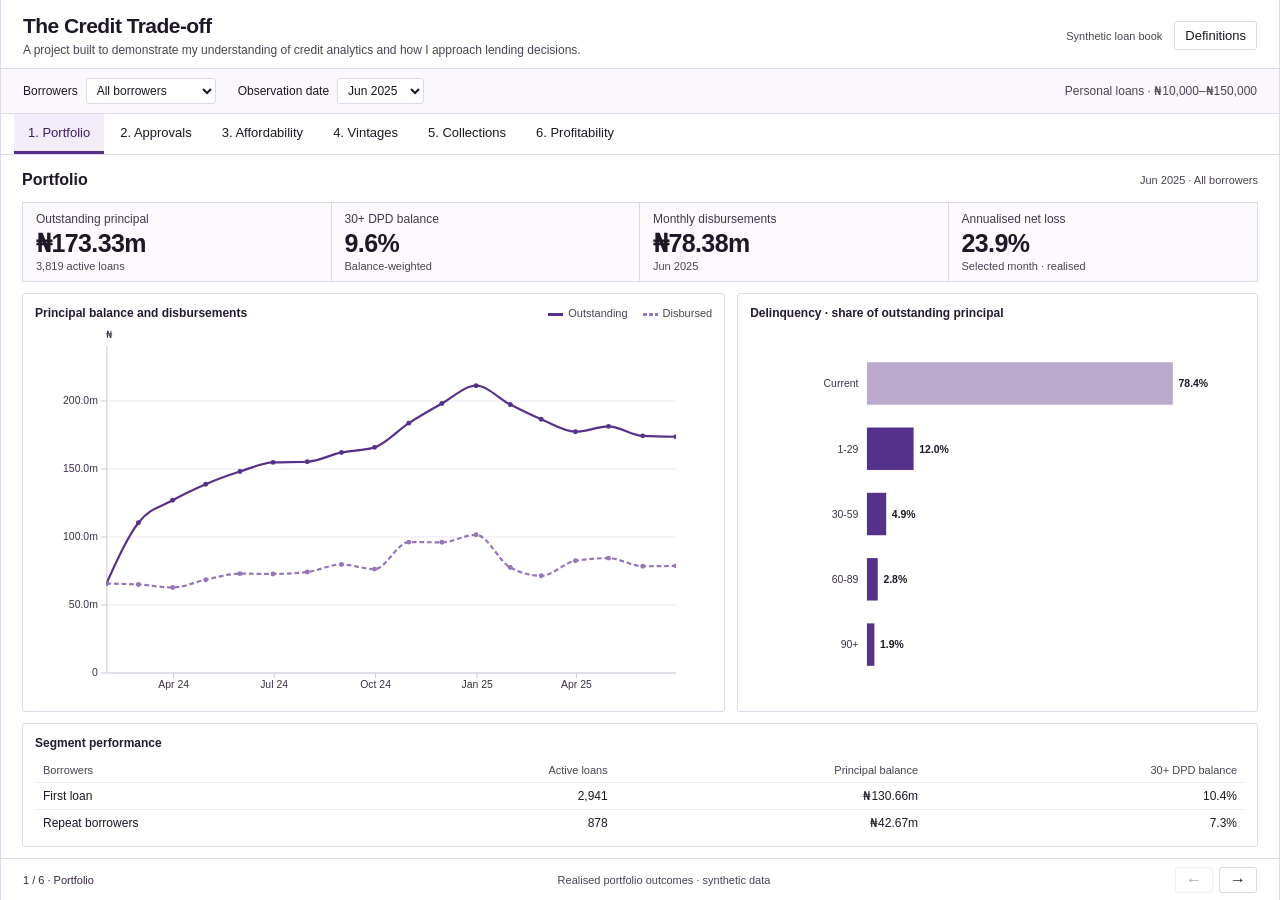
<file: index.html>
<!doctype html>
<html lang="en">
<head>
<meta charset="utf-8"><meta name="viewport" content="width=device-width,initial-scale=1">
<title>The Credit Trade-off | Credit Analytics</title>
<meta name="description" content="An independent credit analytics project: lending policies, affordability, vintages, collections and portfolio economics, built with D3.js and synthetic loan data.">
<link rel="icon" href="data:image/svg+xml,%3Csvg xmlns='http://www.w3.org/2000/svg' viewBox='0 0 32 32'%3E%3Crect width='32' height='32' rx='5' fill='%2356318c'/%3E%3Cpath d='M7 23V14h4v9m3 0V9h4v14m3 0V5h4v18' stroke='white' stroke-width='2'/%3E%3C/svg%3E">
<link rel="stylesheet" href="assets/dashboard.css">
<script defer src="assets/vendor/d3.v7.min.js"></script>
<script defer src="assets/analysis-data.js"></script>
<script defer src="assets/policy-engine.js"></script>
<script defer src="assets/dashboard.js"></script>
</head>
<body>
<div class="console" id="console">
<header class="header"><div><h1>The Credit Trade-off</h1><p>A project built to demonstrate my understanding of credit analytics and how I approach lending decisions.</p></div><div class="header-actions"><span class="data-label">Synthetic loan book</span><button id="definitions" type="button">Definitions</button></div></header>
<div class="toolbar"><label>Borrowers <select id="segment"><option value="all">All borrowers</option><option value="first_loan">First loan</option><option value="repeat">Repeat borrowers</option></select></label><label id="date-label">Observation date <select id="asof"></select></label><span id="scope-label">Personal loans · ₦10,000–₦150,000</span><button id="reset" type="button" hidden>Reset policy</button></div>
<nav id="workspace-nav" aria-label="Dashboard workspaces"></nav>
<main id="workspace-track" aria-label="Credit analytics dashboards"></main>
<footer><span id="position" aria-live="polite"></span><span id="footnote"></span><div><button type="button" id="previous" aria-label="Previous dashboard">←</button><button type="button" id="next" aria-label="Next dashboard">→</button></div></footer>
</div>
<div id="tooltip" role="tooltip" hidden></div>
<dialog id="method-dialog"><div class="dialog-heading"><h2 id="method-title">Metric definitions</h2><button id="close-dialog" type="button" aria-label="Close definitions">×</button></div><div id="method-content"></div></dialog>
<noscript>This dashboard needs JavaScript to draw its charts. All data is synthetic.</noscript>
</body>
</html>
</file>
<file: assets/dashboard.css>
:root{--purple:#56318c;--purple-dark:#3d1c68;--purple-light:#9578b9;--pale:#f2edf8;--ink:#1d1727;--muted:#4b4356;--line:#ded8e7;--grid:#ebe7f0;--paper:#fff;--orange:#a95d21;color-scheme:light;font-family:Arial,Helvetica,sans-serif;font-size:13px}
*{box-sizing:border-box}html,body{width:100%;height:100%;margin:0;overflow:hidden;background:#f6f4f8;color:var(--ink)}button,select,input{font:inherit}button,select{background:#fff;border:1px solid var(--line);color:var(--ink);border-radius:3px;padding:6px 10px}button{cursor:pointer}button:hover{background:var(--pale);border-color:#ab98c3}button:disabled{opacity:.4;cursor:default}button:focus-visible,select:focus-visible,input:focus-visible{outline:2px solid var(--purple);outline-offset:3px}button[hidden]{display:none}button.active{background:var(--pale);color:var(--purple-dark)}
.console{height:100dvh;display:flex;flex-direction:column;max-width:1920px;margin:auto;background:var(--paper);border-left:1px solid var(--line);border-right:1px solid var(--line)}.header{padding:14px 22px 11px;display:flex;gap:20px;align-items:center;justify-content:space-between;border-bottom:1px solid var(--line);flex-shrink:0}.header h1{font-size:21px;letter-spacing:-.55px;margin:0 0 5px;font-weight:600}.header p{margin:0;color:var(--muted);font-size:12px;max-width:720px}.header-actions{display:flex;align-items:center;gap:12px}.data-label{font-size:11px;white-space:nowrap;color:var(--muted)}.toolbar{display:flex;align-items:center;gap:22px;min-height:45px;padding:7px 22px;background:#faf8fc;border-bottom:1px solid var(--line);flex-shrink:0}.toolbar label{display:flex;align-items:center;gap:8px;font-size:12px;white-space:nowrap}.toolbar select{padding:4px 6px;max-width:175px}.toolbar #scope-label{font-size:12px;color:var(--muted);margin-left:auto}.toolbar #reset{padding:4px 8px;font-size:12px}#workspace-nav{display:flex;padding:0 13px;flex-shrink:0;border-bottom:1px solid var(--line);gap:2px}#workspace-nav button{border:0;border-radius:0;border-bottom:3px solid transparent;padding:11px 14px;background:transparent;font-weight:500}#workspace-nav button[aria-pressed=true]{color:var(--purple-dark);background:var(--pale);border-bottom-color:var(--purple)}
#workspace-track{display:flex;flex:1;min-height:0;overflow-x:auto;overflow-y:hidden;scroll-snap-type:x mandatory;scrollbar-width:thin;scrollbar-color:#b4a2cb #f5f1f9;overscroll-behavior-x:contain}.workspace{flex:0 0 100%;scroll-snap-align:start;padding:13px 21px 11px;display:flex;flex-direction:column;gap:11px;min-width:0;min-height:0}.workspace-heading{display:flex;align-items:center;justify-content:space-between;min-height:23px;gap:10px;flex-shrink:0}.workspace h2{font-size:16px;margin:0;font-weight:600}.eyebrow{color:var(--muted);font-size:11px}.metrics{display:grid;grid-template-columns:repeat(4,minmax(0,1fr));border:1px solid var(--line);background:#fcfafe;flex-shrink:0}.metric{padding:9px 13px;border-right:1px solid var(--line);min-width:0}.metric:last-child{border:0}.metric .label{font-size:12px;display:block;color:#43384e}.metric .value{font-size:25px;letter-spacing:-.6px;display:block;font-weight:600;margin-top:3px;color:var(--ink);font-variant-numeric:tabular-nums}.metric .sub{font-size:11px;margin-top:2px;display:block;color:var(--muted)}.chart-row{display:grid;grid-template-columns:1.35fr 1fr;gap:12px;flex:1;min-height:140px}.panel{border:1px solid var(--line);border-radius:3px;padding:10px 12px;min-width:0;display:flex;flex-direction:column;min-height:0;position:relative}.panel-heading{display:flex;align-items:center;justify-content:space-between;gap:8px;min-height:18px;margin-bottom:6px;flex-shrink:0}.panel h3{font-size:12px;font-weight:600;margin:0;color:#251b30}.panel .chart{flex:1;min-height:0;width:100%}.chart svg{display:block;width:100%;height:100%;overflow:visible}.chart text{fill:#3b3148;font-size:11px}.chart .axis-title{font-size:11px}.chart .axis path,.chart .axis line{stroke:#cfc6d9}.chart .grid line{stroke:var(--grid)}.chart .grid path{display:none}.chart .series{fill:none;stroke-width:2.3}.chart .hit{cursor:crosshair}.chart .annotation{fill:var(--ink);font-weight:600}.chart .interactive-mark{cursor:pointer}.chart .zero{stroke:#b9aec6;stroke-dasharray:3 3}.legend{display:flex;gap:15px;align-items:center;font-size:11px;color:var(--muted);flex-shrink:0}.legend i{width:15px;height:3px;background:var(--purple);display:inline-block;margin-right:5px;vertical-align:middle}.legend i.secondary{background:var(--purple-light)}.legend i.dashed{background:repeating-linear-gradient(90deg,var(--purple-light) 0 4px,transparent 4px 6px)}
.bottom-panel{flex:0 0 auto;min-height:104px;max-height:155px}.bottom-panel table{width:100%;border-collapse:collapse;font-size:12px;table-layout:auto;font-variant-numeric:tabular-nums}.bottom-panel th,.bottom-panel td{padding:6px 8px;text-align:right;border-bottom:1px solid #eee9f2;white-space:nowrap}.bottom-panel th{font-size:11px;color:var(--muted);font-weight:400}.bottom-panel th:first-child,.bottom-panel td:first-child{text-align:left}.bottom-panel tbody tr:last-child td{border-bottom:0}.bottom-panel .table-note{font-size:11px;color:var(--muted);display:flex;justify-content:space-between;gap:15px;padding-top:5px}.table-note button{padding:1px 7px}.controls{display:flex;gap:22px;align-items:center;min-height:35px;flex-wrap:nowrap;flex-shrink:0}.controls label{display:flex;gap:8px;align-items:center;font-size:12px;white-space:nowrap}.controls output{color:var(--purple-dark);font-weight:600;min-width:28px;font-variant-numeric:tabular-nums}.controls input[type=range]{accent-color:var(--purple);width:135px}.controls .control-note{font-size:11px;color:var(--muted);margin-left:auto}.mini-button{padding:3px 8px;font-size:11px}.heat-grid{display:grid;gap:3px;align-content:center;width:100%;height:100%;font-size:11px}.heat-grid span,.heat-grid button{display:flex;justify-content:center;align-items:center;min-width:0;padding:4px 2px;border:0;font-variant-numeric:tabular-nums;border-radius:1px;font-size:11px}.heat-grid .row-label{justify-content:flex-start;white-space:nowrap}.heat-grid .col-label{color:var(--muted);background:transparent}.heat-grid .selected-row{font-weight:600;color:var(--purple-dark)}.heat-grid button:hover{outline:2px solid var(--purple);outline-offset:-2px}.heat-grid button:disabled{opacity:1;color:#625a6b;background:#f5f2f8;cursor:default}.matrix .heat-grid{gap:3px}.matrix{min-height:126px;max-height:160px}.matrix .panel-heading{margin-bottom:4px}.cell-number{font-variant-numeric:tabular-nums}.status{font-size:11px;color:var(--muted)}footer{display:flex;align-items:center;gap:14px;justify-content:space-between;padding:7px 22px;border-top:1px solid var(--line);min-height:42px;flex-shrink:0;font-size:11px;color:var(--muted)}footer>div{display:flex;gap:6px}footer button{padding:3px 10px;font-size:16px}#position{min-width:130px;color:#352541}#footnote{text-align:center}#tooltip{position:fixed;pointer-events:none;z-index:30;background:#fff;border:1px solid #9b85b5;box-shadow:0 4px 18px #30203e18;padding:9px 11px;border-radius:3px;font-size:12px;line-height:1.6;color:#251a30;max-width:310px;font-variant-numeric:tabular-nums}#tooltip strong{font-weight:600}dialog{width:min(520px,calc(100vw - 32px));max-height:calc(100dvh - 48px);border:1px solid #b8a7ca;border-radius:5px;padding:20px;color:var(--ink);background:white}dialog::backdrop{background:#24133255}.dialog-heading{display:flex;justify-content:space-between;align-items:center;gap:20px;margin-bottom:13px}.dialog-heading h2{font-size:18px;margin:0}.dialog-heading button{font-size:20px;padding:1px 9px}#method-content{font-size:13px;line-height:1.6}#method-content dl{margin:0}#method-content dt{font-weight:600;margin-top:10px}#method-content dd{margin:2px 0;color:#4a3b56}#method-content p{margin:10px 0 0}#method-content .model-audit{background:var(--pale);padding:10px;margin-top:14px}noscript{position:fixed;inset:20px;background:white;color:#171020}.empty{display:flex;align-items:center;justify-content:center;color:var(--muted);height:100%;font-size:12px}.pill{padding:3px 7px;background:var(--pale);font-size:11px;border-radius:2px;color:var(--purple-dark)}
@media(min-width:1400px){:root{font-size:14px}.header{padding:18px 28px}.workspace{padding:17px 27px;gap:14px}.metric{padding:12px 16px}.metric .value{font-size:29px}.bottom-panel{max-height:175px;min-height:120px}.bottom-panel td,.bottom-panel th{padding:9px 10px}.chart text{font-size:12px}.panel h3{font-size:13px}.heat-grid,.heat-grid span,.heat-grid button{font-size:12px}.matrix{max-height:190px}}
@media(max-height:690px){.header{padding:9px 18px}.header h1{font-size:18px}.toolbar{min-height:37px;padding:4px 18px}#workspace-nav button{padding:8px 12px}.workspace{padding:8px 17px;gap:7px}.metric{padding:6px 10px}.metric .value{font-size:22px}.metric .sub{display:none}.panel{padding:7px 10px}.bottom-panel{max-height:125px;min-height:92px}.bottom-panel td,.bottom-panel th{padding:4px 7px}.matrix{max-height:130px;min-height:110px}.controls{min-height:29px}.header p{font-size:11px}.chart-row{min-height:100px}footer{min-height:34px;padding:4px 18px}}
@media(max-width:900px){.header{padding:12px 15px}.header p{max-width:540px}.data-label{display:none}.toolbar{gap:12px;padding:6px 15px}.toolbar #scope-label{font-size:11px}#workspace-nav{padding:0 6px}#workspace-nav button{padding:10px 9px;font-size:12px}.workspace{padding:11px 14px}.chart-row{grid-template-columns:1.2fr 1fr;gap:9px}.metric .value{font-size:22px}.metric{padding:8px 9px}.controls{gap:12px}.controls input[type=range]{width:105px}.bottom-panel th,.bottom-panel td{padding:5px;font-size:11px}.controls .control-note{display:none}.chart text{font-size:11px}.legend{gap:9px}.panel h3{font-size:11px}}
@media(max-width:650px){.console{min-width:740px}body{overflow-x:auto;overflow-y:hidden}.header p{max-width:450px}.toolbar #scope-label{display:none}.workspace{padding:9px 12px}.header h1{font-size:18px}}
@media(prefers-reduced-motion:reduce){*{scroll-behavior:auto!important;transition:none!important;animation:none!important}}

.profit-detail-grid{display:grid;grid-template-columns:1.6fr 1fr;gap:17px}.profit-detail-grid table{font-size:11px}.profit-detail-grid td,.profit-detail-grid th{padding:5px;font-size:11px}.profit-detail-grid .table-note{font-size:10px;display:block}.profit-detail-grid .table-note span{display:block}.sensitivity{display:flex;flex-direction:column;min-width:0}.sensitivity-title{font-size:11px;color:#403149;margin-bottom:4px}.sensitivity .heat-grid{height:auto;flex:1}.sensitivity .heat-grid button{padding:4px 1px;font-size:10px}.sensitivity .heat-grid span{padding:3px 0;font-size:10px}.sensitivity .heat-grid .row-label{font-size:10px}
@media(max-width:1000px){.profit-detail-grid{grid-template-columns:1.7fr 1fr;gap:8px}.profit-detail-grid td,.profit-detail-grid th{padding:4px 2px;font-size:10px}}
#aff-table-panel{max-height:178px;min-height:162px}
@media(max-height:690px){#aff-table-panel{min-height:135px;max-height:153px}}
</file>
